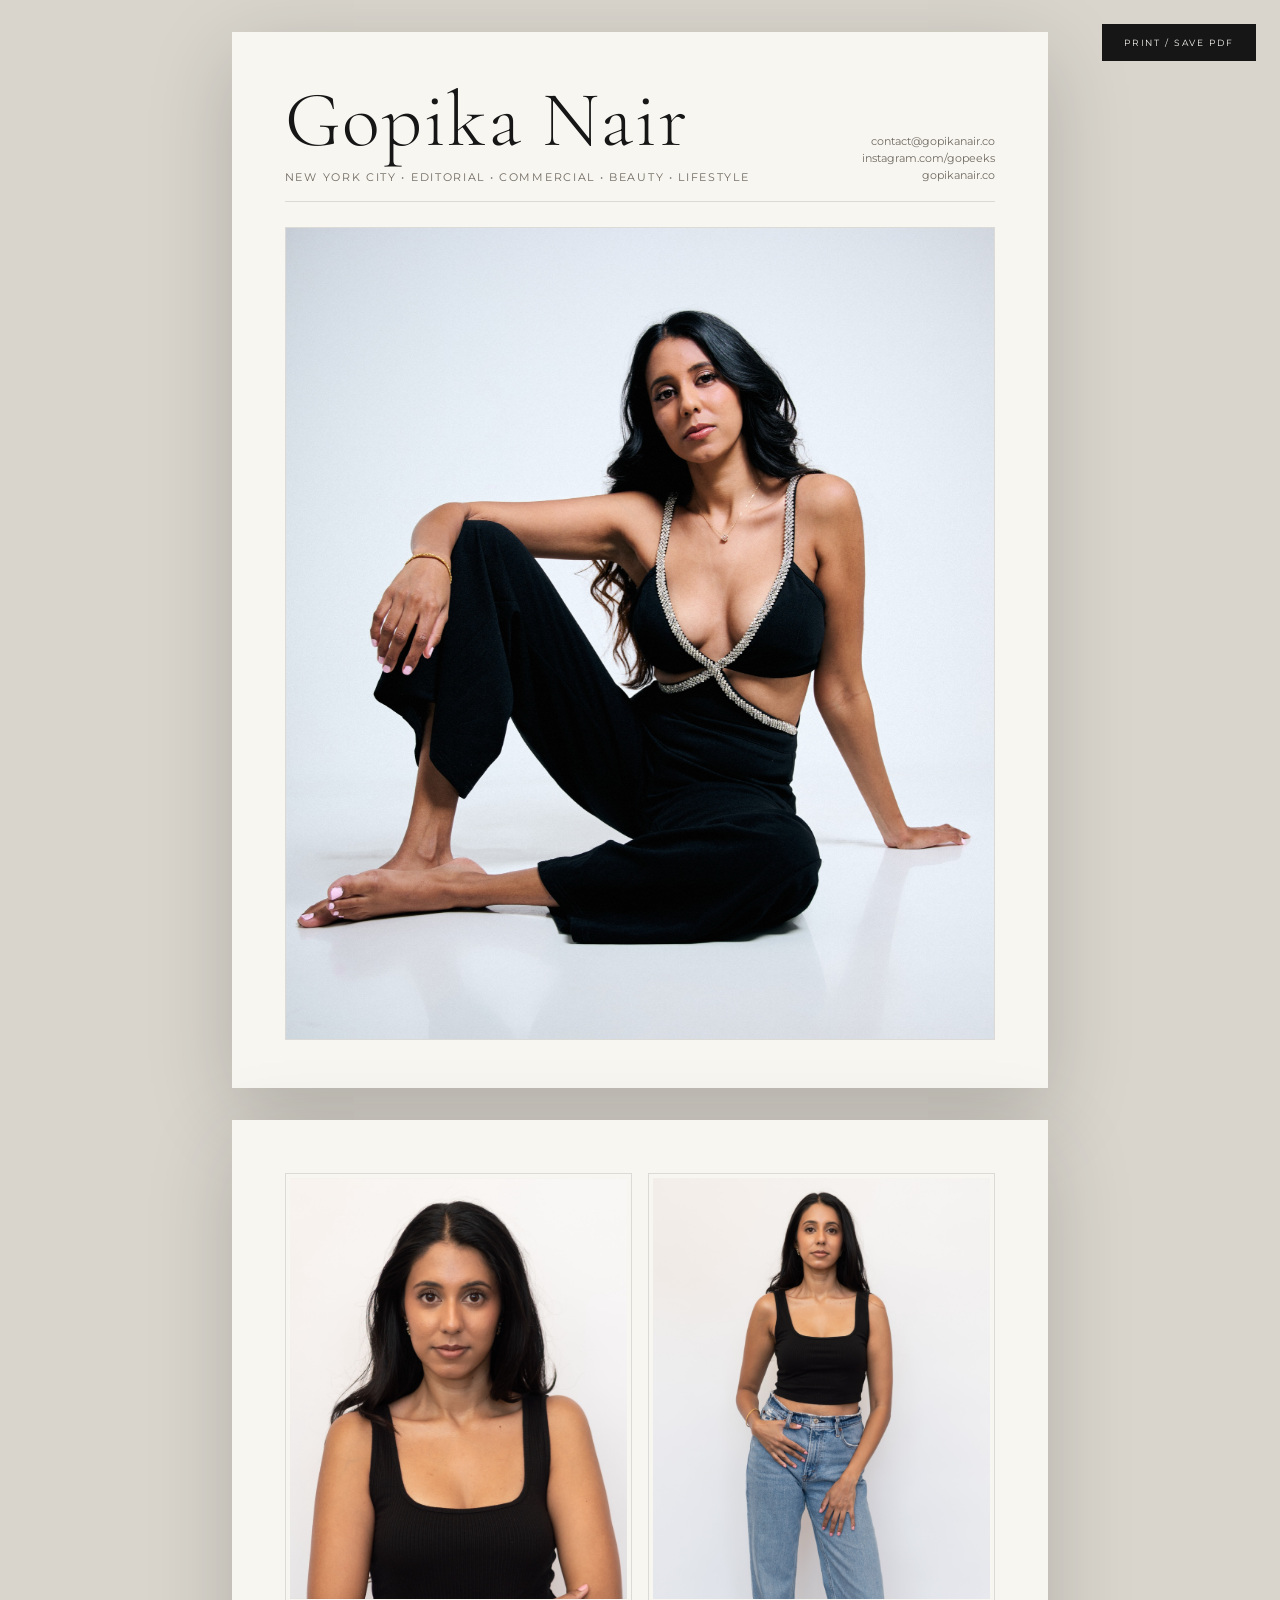
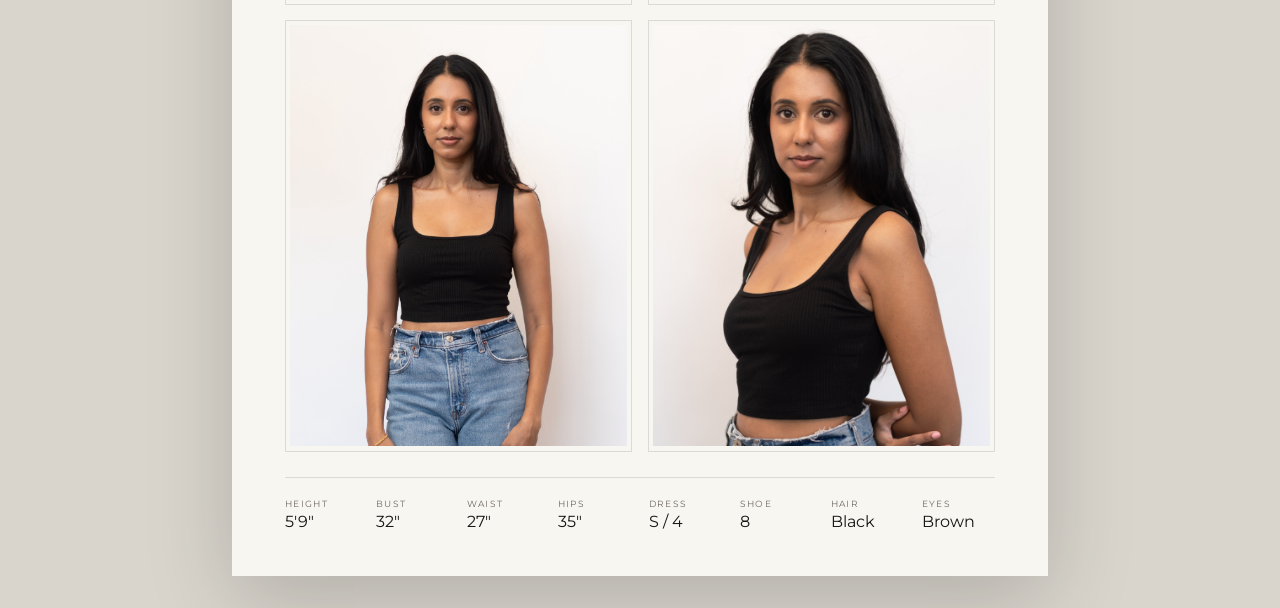
<file: comp-card.html>
<!DOCTYPE html>
<html lang="en">
<head>
  <meta charset="UTF-8">
  <meta name="viewport" content="width=device-width, initial-scale=1.0">
  <title>Gopika Nair — Comp Card</title>
  <link rel="preconnect" href="https://fonts.googleapis.com">
  <link rel="preconnect" href="https://fonts.gstatic.com" crossorigin>
  <link href="https://fonts.googleapis.com/css2?family=Cormorant+Garamond:wght@300;400&family=Montserrat:wght@300;400;500&display=swap" rel="stylesheet">
  <style>
    * { box-sizing: border-box; margin: 0; padding: 0; }

    :root {
      --paper: #f8f6f1;
      --ink: #161616;
      --muted: #6f6a61;
      --line: rgba(22,22,22,0.12);
      --font-serif: 'Cormorant Garamond', Georgia, serif;
      --font-sans: 'Montserrat', sans-serif;
    }

    body {
      min-height: 100vh;
      background: #d9d5cd;
      color: var(--ink);
      font-family: var(--font-sans);
      display: flex;
      flex-direction: column;
      align-items: center;
      justify-content: center;
      padding: 2rem;
      gap: 2rem;
    }

    .print-btn {
      position: fixed;
      top: 1.5rem;
      right: 1.5rem;
      border: none;
      background: var(--ink);
      color: var(--paper);
      font-family: var(--font-sans);
      font-size: 0.58rem;
      letter-spacing: 0.2em;
      text-transform: uppercase;
      padding: 0.8rem 1.4rem;
      cursor: pointer;
      z-index: 100;
    }

    /* ── Shared sheet ── */
    .sheet {
      width: 8.5in;
      background: var(--paper);
      box-shadow: 0 24px 80px rgba(0,0,0,0.18);
    }

    /* ── Page 1: header + hero ── */
    .sheet-1 {
      height: 11in;
      padding: 0.55in 0.55in 0.5in;
      display: grid;
      grid-template-rows: auto 1fr;
      gap: 0.26in;
    }

    /* ── Page 2: gallery + measurements ── */
    .sheet-2 {
      height: 11in;
      padding: 0.55in 0.55in 0.5in;
      display: grid;
      grid-template-rows: 1fr auto;
      gap: 0.26in;
    }

    /* ── Header ── */
    .header {
      display: grid;
      grid-template-columns: 1fr auto;
      align-items: end;
      gap: 0.3in;
      padding-bottom: 0.18in;
      border-bottom: 1px solid var(--line);
    }

    .name-block h1 {
      font-family: var(--font-serif);
      font-size: 0.82in;
      font-weight: 300;
      line-height: 0.9;
      letter-spacing: 0.02em;
    }

    .name-block p {
      margin-top: 0.16in;
      font-size: 0.11in;
      letter-spacing: 0.16em;
      text-transform: uppercase;
      color: var(--muted);
    }

    .contact-block {
      text-align: right;
      font-size: 0.115in;
      line-height: 1.55;
      color: var(--muted);
    }

    .contact-block a {
      color: inherit;
      text-decoration: none;
    }

    /* ── Hero photo (page 1) ── */
    .hero-photo {
      border: 1px solid var(--line);
      overflow: hidden;
      position: relative;
    }

    .hero-photo img {
      width: 100%;
      height: 100%;
      object-fit: cover;
      display: block;
    }

    /* ── Gallery (page 2) ── */
    .gallery {
      display: grid;
      grid-template-columns: repeat(2, 1fr);
      grid-template-rows: repeat(2, 1fr);
      gap: 0.16in;
    }

    .gallery figure {
      padding: 0.045in;
      background: var(--paper);
      border: 1px solid var(--line);
      overflow: hidden;
      position: relative;
    }

    .gallery img {
      width: 100%;
      aspect-ratio: 4 / 5;
      object-fit: cover;
      display: block;
      background: #ece8e0;
    }

    /* ── Measurements ── */
    .measurements {
      border-top: 1px solid var(--line);
      padding-top: 0.22in;
      padding-bottom: 0.12in;
      display: grid;
      grid-template-columns: repeat(8, 1fr);
      gap: 0.1in 0.18in;
      align-items: start;
    }

    .measurement {
      display: grid;
      gap: 0.02in;
    }

    .measurement-label {
      font-size: 0.09in;
      letter-spacing: 0.16em;
      text-transform: uppercase;
      color: var(--muted);
    }

    .measurement-value {
      font-size: 0.17in;
      color: var(--ink);
    }

    /* ── Dev mode (mirrors gallery dev controls) ── */
    .dev-label {
      color: #c9a96e;
      font-family: monospace;
      font-size: 0.6rem;
      line-height: 1.35;
    }
    .dev-controls {
      position: absolute;
      left: 0; right: 0; top: 0;
      z-index: 11;
      display: grid;
      justify-items: end;
      gap: 0.35rem;
      padding: 0.45rem;
      pointer-events: none;
    }
    .dev-expand-btn {
      pointer-events: auto;
      appearance: none; -webkit-appearance: none;
      border: 1px solid rgba(201,169,110,0.38);
      background: rgba(8,8,8,0.82);
      color: #f5f0eb;
      font-family: var(--font-sans);
      font-size: 0.56rem;
      letter-spacing: 0.14em;
      text-transform: uppercase;
      padding: 0.38rem 0.58rem;
      cursor: pointer;
    }
    .dev-controls-panel {
      pointer-events: auto;
      display: none;
      width: min(15rem, calc(100% - 0.9rem));
      gap: 0.35rem;
      padding: 0.45rem;
      background: rgba(0,0,0,0.76);
      backdrop-filter: blur(10px);
    }
    .dev-controls.is-expanded .dev-controls-panel { display: grid; }
    .dev-control { display: grid; gap: 0.2rem; }
    .dev-control span {
      color: rgba(245,240,235,0.72);
      font-size: 0.5rem;
      letter-spacing: 0.14em;
      text-transform: uppercase;
    }
    .dev-crop-hint {
      color: rgba(245,240,235,0.58);
      font-size: 0.5rem;
      letter-spacing: 0.12em;
      text-transform: uppercase;
    }
    .dev-select {
      width: 100%;
      appearance: none; -webkit-appearance: none;
      border: 1px solid rgba(255,255,255,0.12);
      background: rgba(17,17,17,0.92);
      color: #f5f0eb;
      font-family: var(--font-sans);
      font-size: 0.62rem;
      padding: 0.38rem 0.45rem;
    }
    .dev-save-btn,
    .dev-zoom-btn {
      appearance: none; -webkit-appearance: none;
      border: 1px solid rgba(201,169,110,0.38);
      background: rgba(201,169,110,0.12);
      color: #fff7ea;
      font-family: var(--font-sans);
      font-size: 0.56rem;
      letter-spacing: 0.14em;
      text-transform: uppercase;
      padding: 0.45rem 0.62rem;
      cursor: pointer;
    }
    .dev-crop-toggle-btn {
      position: fixed;
      left: 1rem; bottom: 1rem;
      z-index: 300;
      appearance: none; -webkit-appearance: none;
      border: 1px solid rgba(201,169,110,0.35);
      background: rgba(8,8,8,0.88);
      color: #f5f0eb;
      font-family: var(--font-sans);
      font-size: 0.62rem;
      letter-spacing: 0.14em;
      text-transform: uppercase;
      padding: 0.58rem 0.85rem;
      cursor: pointer;
      transition: background 0.2s ease, border-color 0.2s ease, color 0.2s ease;
    }
    .dev-crop-toggle-btn.active {
      background: rgba(201,169,110,0.16);
      border-color: rgba(201,169,110,0.72);
      color: #fff7ea;
    }
    .dev-save-status {
      position: fixed;
      right: 1rem; bottom: 1rem;
      z-index: 300;
      padding: 0.55rem 0.8rem;
      background: rgba(8,8,8,0.88);
      border: 1px solid rgba(201,169,110,0.32);
      color: #f5f0eb;
      font-family: var(--font-sans);
      font-size: 0.62rem;
      letter-spacing: 0.14em;
      text-transform: uppercase;
      opacity: 0;
      transform: translateY(8px);
      transition: opacity 0.18s ease, transform 0.18s ease;
      pointer-events: none;
    }
    .dev-save-status.visible { opacity: 1; transform: translateY(0); }

    body.comp-crop-mode .hero-photo,
    body.comp-crop-mode .gallery figure { cursor: crosshair; }
    body.comp-crop-mode .hero-photo.crop-selected,
    body.comp-crop-mode .gallery figure.crop-selected { outline: 2px solid #c9a96e; cursor: crosshair; }
    body.comp-dragging,
    body.comp-dragging * { cursor: grabbing !important; }

    /* ── Zoom overlay ── */
    #comp-zoom-overlay {
      position: fixed;
      inset: 0;
      background: rgba(0,0,0,0.88);
      z-index: 2000;
      display: none;
      flex-direction: column;
      align-items: center;
      justify-content: center;
      gap: 1rem;
    }

    #comp-zoom-overlay.visible { display: flex; }

    #comp-zoom-close {
      position: absolute;
      top: 1rem;
      right: 1.5rem;
      background: none;
      border: none;
      color: #fff;
      font-size: 2.2rem;
      line-height: 1;
      cursor: pointer;
      padding: 0.4rem 0.6rem;
      opacity: 0.7;
    }

    #comp-zoom-close:hover { opacity: 1; }

    #comp-zoom-container {
      width: clamp(220px, 55vmin, 520px);
      background: #ece8e0;
      box-shadow: 0 20px 60px rgba(0,0,0,0.5);
      position: relative;
      overflow: hidden;
    }

    #comp-zoom-img {
      width: 100%;
      height: 100%;
      object-fit: cover;
      display: block;
      cursor: crosshair;
      user-select: none;
      -webkit-user-drag: none;
    }

    #comp-zoom-hint {
      color: rgba(255,255,255,0.55);
      font-family: var(--font-sans);
      font-size: 0.6rem;
      letter-spacing: 0.18em;
      text-transform: uppercase;
    }

    /* ── Responsive: tablet ── */
    @media screen and (max-width: 960px) {
      body { padding: 1.5rem; gap: 1.5rem; }
      .print-btn { top: 1rem; right: 1rem; }
      .sheet { width: min(8.5in, 100%); height: auto; }
      .sheet-1 { padding: 0.4in; grid-template-rows: auto auto; gap: 0.2in; }
      .sheet-2 { padding: 0.4in; grid-template-rows: auto auto; gap: 0.2in; }
      .hero-photo { aspect-ratio: 2/3; }
      .measurements { grid-template-columns: repeat(4, 1fr); }
    }

    /* ── Responsive: mobile ── */
    @media screen and (max-width: 600px) {
      body {
        padding: 0;
        gap: 0;
        background: #d9d5cd;
        justify-content: flex-start;
      }

      .print-btn { display: none; }

      .sheet {
        width: 100%;
        height: auto;
        box-shadow: 0 2px 16px rgba(0,0,0,0.10);
      }

      .sheet-1 {
        padding: 1.5rem 1.25rem 1.5rem;
        grid-template-rows: auto auto;
        gap: 1.25rem;
      }

      .sheet-2 {
        padding: 1.5rem 1.25rem 2.5rem;
        grid-template-rows: auto auto;
        gap: 1.25rem;
        margin-top: 1rem;
      }

      .header {
        grid-template-columns: 1fr;
        align-items: start;
        gap: 0.75rem;
        padding-bottom: 1rem;
      }

      .name-block h1 {
        font-size: clamp(2.8rem, 13vw, 4rem);
        line-height: 0.88;
      }

      .name-block p {
        margin-top: 0.5rem;
        font-size: 0.6rem;
        letter-spacing: 0.13em;
      }

      .contact-block {
        text-align: left;
        font-size: 0.75rem;
        line-height: 1.8;
      }

      .contact-block a {
        color: var(--ink);
        text-decoration: underline;
        text-underline-offset: 2px;
      }

      .hero-photo {
        aspect-ratio: 3/4;
        height: auto;
      }

      .gallery {
        gap: 0.5rem;
      }

      .gallery img {
        aspect-ratio: 3/4;
      }

      .measurements {
        grid-template-columns: repeat(4, 1fr);
        padding-top: 1rem;
        padding-bottom: 0;
        gap: 0.75rem 0.5rem;
      }

      .measurement-label {
        font-size: 0.52rem;
        letter-spacing: 0.13em;
      }

      .measurement-value {
        font-size: 1rem;
      }
    }

    /* ── Print ── */
    @media print {
      body { background: #fff; padding: 0; min-height: auto; gap: 0; }
      .print-btn,
      #comp-crop-toggle-btn,
      #comp-save-btn,
      #comp-save-status,
      .comp-dev-label,
      .comp-photo-select,
      #comp-zoom-overlay { display: none !important; }
      .sheet { box-shadow: none; width: 8.5in; height: 11in; }
      .sheet-1 { page-break-after: always; }
      @page { size: 8.5in 11in; margin: 0; }
    }
  </style>
</head>
<body>
  <button class="print-btn" onclick="window.print()">Print / Save PDF</button>

  <!-- PAGE 1: Header + Hero -->
  <main class="sheet sheet-1">
    <header class="header">
      <div class="name-block">
        <h1 id="comp-name"></h1>
        <p>New York City • Editorial • Commercial • Beauty • Lifestyle</p>
      </div>
      <div class="contact-block">
        <div><a id="comp-email" href="#"></a></div>
        <div><a id="comp-instagram" href="#"></a></div>
        <div>gopikanair.co</div>
      </div>
    </header>

    <section class="hero-photo" id="hero-photo">
      <img id="hero-img" src="" alt="">
    </section>
  </main>

  <!-- PAGE 2: Gallery + Measurements -->
  <main class="sheet sheet-2">
    <section class="gallery" id="comp-gallery"></section>

    <section class="measurements">
      <div class="measurement">
        <span class="measurement-label">Height</span>
        <span class="measurement-value" id="comp-height"></span>
      </div>
      <div class="measurement">
        <span class="measurement-label">Bust</span>
        <span class="measurement-value" id="comp-bust"></span>
      </div>
      <div class="measurement">
        <span class="measurement-label">Waist</span>
        <span class="measurement-value" id="comp-waist"></span>
      </div>
      <div class="measurement">
        <span class="measurement-label">Hips</span>
        <span class="measurement-value" id="comp-hips"></span>
      </div>
      <div class="measurement">
        <span class="measurement-label">Dress</span>
        <span class="measurement-value" id="comp-dress"></span>
      </div>
      <div class="measurement">
        <span class="measurement-label">Shoe</span>
        <span class="measurement-value" id="comp-shoe"></span>
      </div>
      <div class="measurement">
        <span class="measurement-label">Hair</span>
        <span class="measurement-value" id="comp-hair"></span>
      </div>
      <div class="measurement">
        <span class="measurement-label">Eyes</span>
        <span class="measurement-value" id="comp-eyes"></span>
      </div>
    </section>
  </main>

  <script src="config.js"></script>
  <script src="comp-layout.js"></script>
  <script src="comp-card.js"></script>
</body>
</html>
</file>
